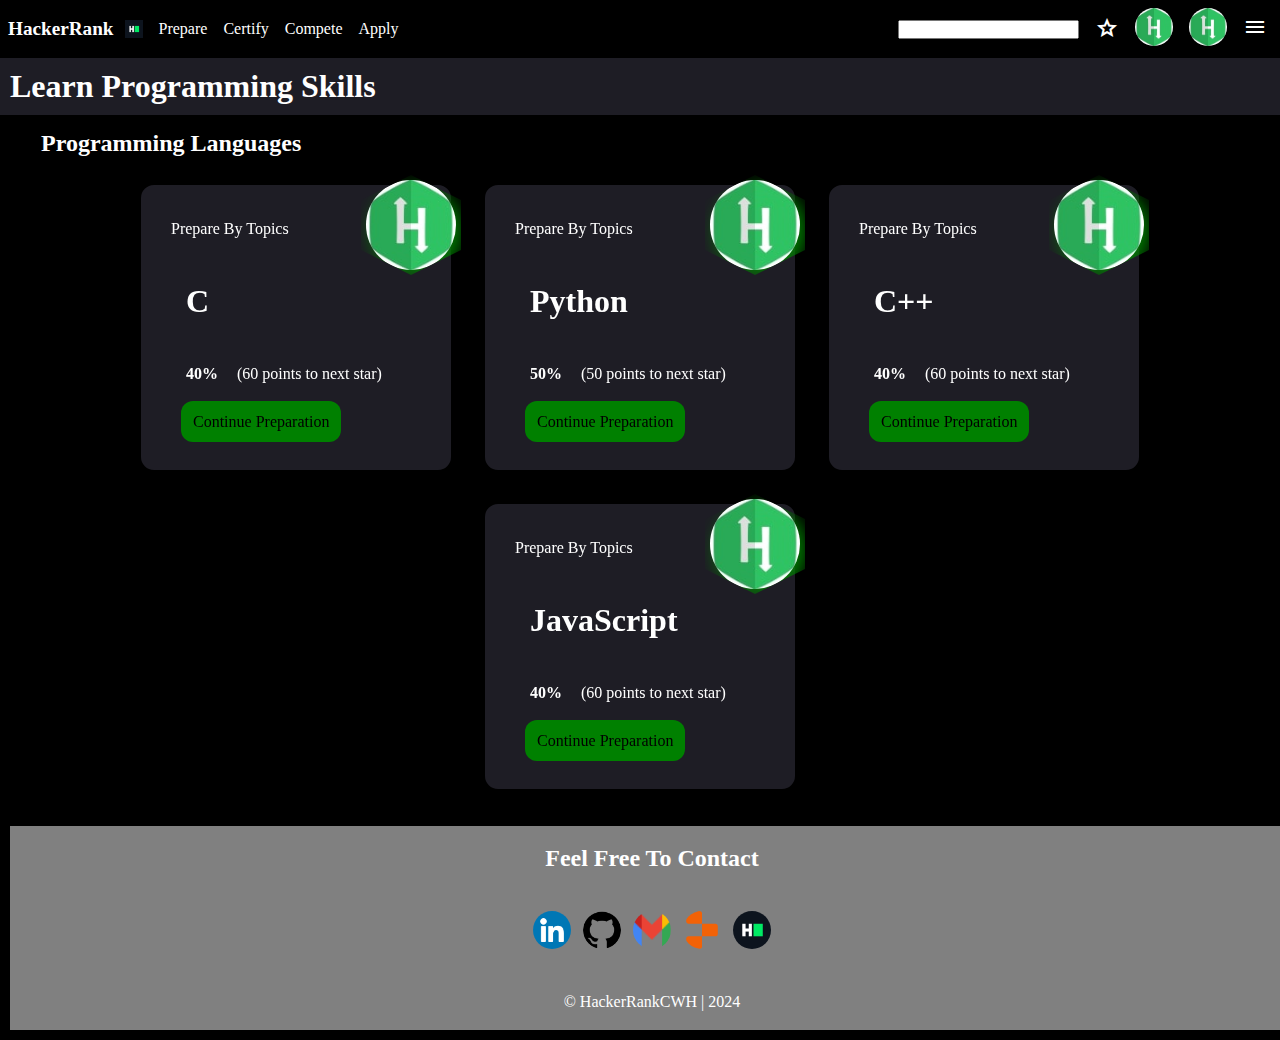
<file: index.html>
<!DOCTYPE html>
<html lang="en">

<head>
  <!-- Meta tags for character encoding and responsiveness -->
  <meta charset="UTF-8">
  <meta name="viewport" content="width=device-width, initial-scale=1.0">
  <!-- Page title -->
  <title>HackerRank Clone</title>
  <!-- Link to external stylesheet -->
  <link rel="stylesheet" href="style.css" type="text/css">
  <!--Link to google font Icons-->
  <link rel="stylesheet" href="https://fonts.googleapis.com/css2?family=Material+Symbols+Outlined:opsz,wght,FILL,GRAD@24,400,0,0&icon_names=menu" />
  <link href="https://fonts.googleapis.com/css2?family=Material+Symbols+Outlined" rel="stylesheet">

</head>

<body>
  <div id="mainweb">
    <!-- Header Section -->
    <div class="header">
      <!-- Exapandable Right menu section with close button -->
      <div class="rightMenu" id="rightMenu">
        <div class="rightMenuHeader">
          <h2>Menu</h2>
          <img id ="imglogo" src="ZHackerankImage/HackerRank_Icon-1000px(1).png">
          <button id="close" style="display:none">X</button>
        </div>
        <ul>
          <li><a href="HTMLFiles/contact.html" target="">Profile</a></li>
          <li><a href="HTMLFiles/contact.html">Settings</a></li>
          <li><a href="HTMLFiles/contact.html">Help</a></li>
          <li><a href="HTMLFiles/contact.html">Log Out</a></li>
          <li><a href="HTMLFiles/contact.html"><b>Contact</b></a></li>
          <li><a href="HTMLFiles/HackingTerm.html">Hacking Terminal</a></li>
        </ul>
      </div>

      <!-- Navigation bar -->
      <nav class="nav">
        <ul class="navleft">
          <!-- Left side of the nav bar -->
          <li id="HRlogo"><b>HackerRank</b></li>
          <li><img id ="imglogo" src="ZHackerankImage/HackerRank_Icon-1000px(1).png" width="15px" height="15px"></li><!-- Logo -->
          <li><a href="HTMLFiles/contact.html">Prepare</a></li>
          <li><a href="HTMLFiles/contact.html">Certify</a></li>
          <li><a href="HTMLFiles/contact.html">Compete</a></li>
          <li><a href="HTMLFiles/contact.html">Apply</a></li>

        </ul>

        <ul class="navright">
          <!-- Right side of the nav bar -->
          <li><input type="search" id="search" name="search" class="search" placeholder=""></li> <!-- Search bar -->
          <li>
            <span class="material-symbols-outlined">
            grade
            </span>

          </li> <!-- Message icon -->
          <li><img class="img" src="wallpaperflare.com_wallpaper.jpg" alt="Notify"></li> <!-- Notification icon -->
          <li>
            <img class="img" src="wallpaperflare.com_wallpaper.jpg" alt="Dot">
          </li>
          <li>
            <span id="menuDesk" class="material-symbols-outlined">menu</span>

          </li> <!-- Dot icon -->
        </ul>
      </nav>

      <!-- Mobile version of menu -->
      <span>
        <ul id="menu2">
          <li id="HRlogo">
            <b>HackerRank</b></li> <!-- Logo in mobile -->
          <li><img id ="imglogo" src="ZHackerankImage/HackerRank_Icon-1000px(1).png" width="15px" height="15px"></li>
          <li><input type="text" id="search2" name="search"  class="search" placeholder="Search"></li> <!-- Mobile search bar -->
          <li class="menumob"><img class="img menumob"  src="wallpaperflare.com_wallpaper.jpg" alt="Dot"></li>
          <li id="menumob" class="menumob">
            <span class="material-symbols-outlined">
            arrow_drop_down
            </span>

          </li> <!-- Dot icon for mobile -->
        </ul>
      </span>
    </div>

    <!-- Main content section -->
    <div class="mainContent" >
      <div class="main">
        <main>
          <h1>Learn Programming Skills</h1> <!-- Headline -->
        </main>
      </div>

      <div class="heading">
        <h2>Programming Languages</h2> <!-- Subheading -->
      </div>

      <!-- Boxes section displaying progress and preparation topics -->
      <div class="boxSection">
        <!-- Repeated box for different topics (Can be dynamically generated later) -->
        <div class="box C">
          <div>Prepare By Topics<span><img class="img" src="wallpaperflare.com_wallpaper.jpg" alt="C"></span></div>
          <div><h1>C</h1></div>
          <div><b>40%</b> (60 points to next star)</div> <!-- Progress information -->

          <div><a href="HTMLFiles/CPrep.html" target="">Continue Preparation</a></div> <!-- Link to preparation content using href -->
        </div>

        <!-- Repeat the above box as needed for different topics -->
        <div class="box C">
          <div>Prepare By Topics<span><img class="img" src="wallpaperflare.com_wallpaper.jpg" alt="Python"></span></div>
          <div><h1>Python</h1></div>
          <div><b>50%</b> (50 points to next star)</div>
          <div class="pybox"><a id="pybox" href= "HTMLFiles/PyPrep.html" target="">Continue Preparation</a></div>
          <!--Continue prep page using js by id-->
        </div>

        <div class="box C">
          <div>Prepare By Topics<span><img class="img" src="wallpaperflare.com_wallpaper.jpg" alt="C"></span></div>
          <div><h1>C++</h1></div>
                <div><b>40%</b> (60 points to next star)</div>
                <div><a href="HTMLFiles/Practise.html" target="_blank">Continue Preparation</a></div>
              </div>

              <div class="box C">
                <div>Prepare By Topics<span><img class="img" src="wallpaperflare.com_wallpaper.jpg" alt="C"></span></div>
                <div><h1>JavaScript</h1></div>
                <div><b>40%</b> (60 points to next star)</div>
                <div><a href="HTMLFiles/Practise.html" target="_blank">Continue Preparation</a></div>
              </div>
            </div>
          </div>
    <div id="">


    </div>

          <!-- External JavaScript file -->
          <script src="script.js"></script>

          <!-- Footer section -->
          <footer>
            <div class="contactfoot"><h2>Feel Free To Contact</h2>
            </div>

            <div id="footBox">

              <a href="https://www.linkedin.com/in/vasu-raghuvanshi?utm_source=share&utm_campaign=share_via&utm_content=profile&utm_medium=android_app" target="_blank"><img class="img" src="ZHackerankImage/3536505.png" alt="Linkdin" height="40px" width="35px"></a>
              <a href="https://github.com/Vasu-Raghuvanshi" target="_blank"><img class="img" src="ZHackerankImage/2111432.png" alt="Github" height="40px" width="35px"></a>
              <a href="mailto:vasuraghuvanshi001@gmail.com"><img class="img" src="ZHackerankImage/Gmail_Logo_32px.png" alt="Gmail" height="40px" width="35px"></a>

              <a href="https://replit.com/@vasu-raghuvanshi" target="_blank"><img class="img" src="ZHackerankImage/replit-icon-seeklogo.svg" alt="Replit" height="40px" width="35px"></a>
              <a href="https://www.hackerrank.com/profile/vasu_raghuvanshi" target="_blank"><img class="img" src="ZHackerankImage/HackerRank_Icon-1000px(1).png" alt="HackerRank" height="40px" width="35px"></a>
            </div>
            <div class="contactfoot">
              &copy; HackerRankCWH | 2024

            </div>
          </footer>


</body>

</html>
</file>
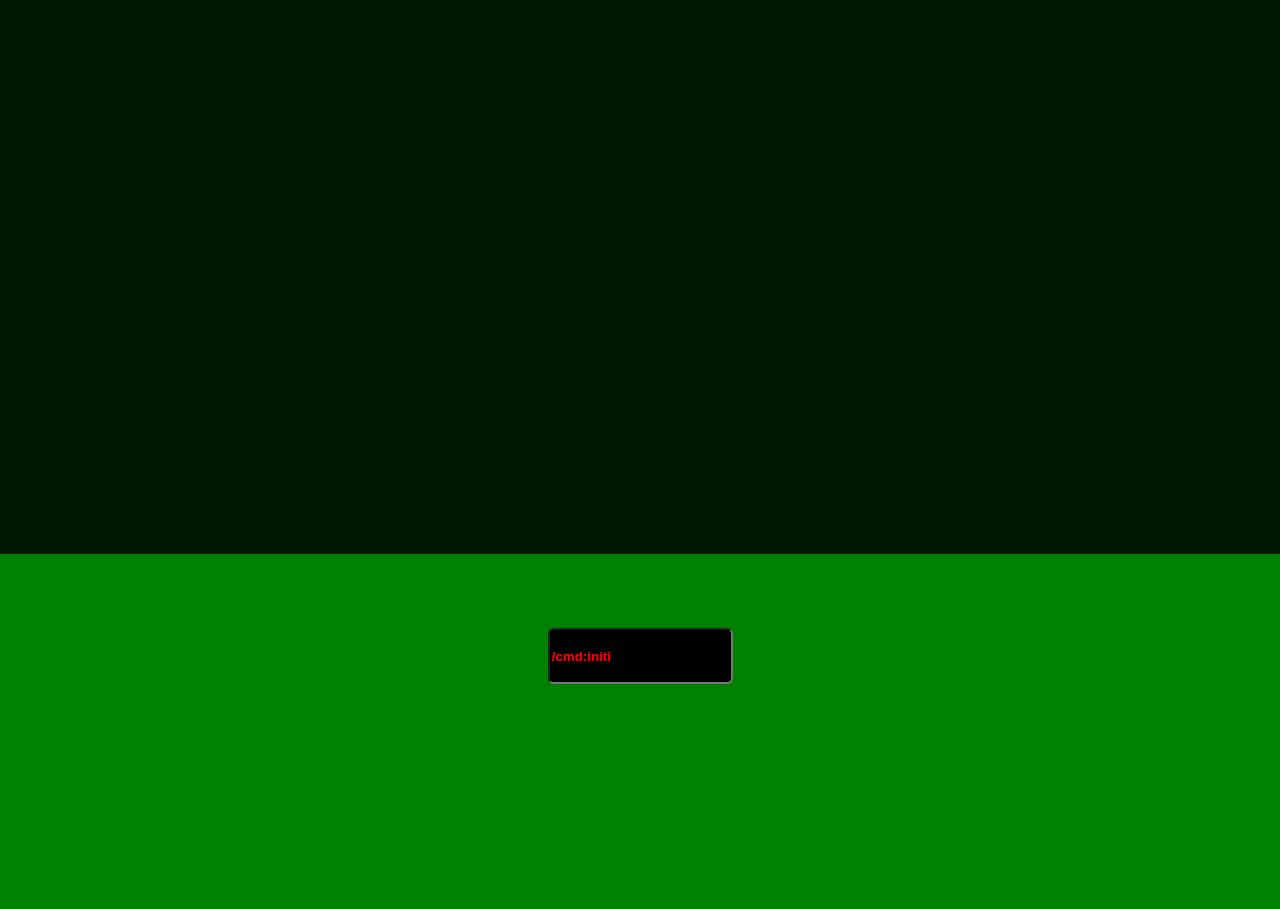
<file: hackingTerm.html>
<!--Exercise Hacking Terminal:)77-->

<!DOCTYPE html>
<html lang="en">
<head>
  <meta charset="utf-8">
  <meta name="viewport" content="width=device-width, initial-scale=1.0">
  <title>Hacking Terminal</title>
  <style>
    body{
      background-color:green;
      /*position:relative;*/
    }
    .window{
      border:3px solid black;
      background-color:black;  
      opacity:0.8;
      position:absolute;
      top:0px;
      left:0px;
      bottom:40vh;
      width:100vw;
      height:60vh;
      overflow:scroll;
      padding:4px;
    }

    .shadow{

      /*background-color:yellow;
      opacity:0.2;*/
      position:absolute;
      top:60vh;
      left:0px;
      /*bottom:0px;*/
      width:100vw;
      height:41vh;
      display:flex;
      justify-content:center;
      align-items:center;
    }
    #cmd{
      background-color:black;
      border-radius:6px;

      height:50px;
      position:absolute;
      bottom:25vh;
    }
    #cmd::placeholder{

      color:red;
      font-weight:bold;
    }
    @keyframes blink {
      0% { opacity: 0.7; }
      50% { opacity: 0.3; }
      100% { opacity: 0.7; }
    }

    .blink {
      animation: blink 1s infinite;
    }

    @keyframes dotblink1{
      0%{opacity:0;}
      40%{opacity:1;}
      90%{opacity:1;}
      100%{opacity:0;}

    }
    .dot{
      animation: dotblink1 1s 10;
    }

    .hacked{
      height:100vh;
      background-color:black;
      display:flex;
      justify-content:center;
      align-items:center;
      color:Red;
      font-size:29px;
    }

    #hacked{
      animation:dotblink1 1s 10;
    }





  </style>

</head>
<body>

  <div class="window">

  </div>
  <div class="shadow">
    <input type="text" id="cmd" name="cmd" placeholder="" >
  </div>



  <script>
    document.addEventListener("DOMContentLoaded",()=>{

    //Placeholder cmd
      //document.getElementById("cmd").placeholder="/cmd:initialise"


      //by gpt
      const input = document.getElementById("cmd");
      const placeholderText = "/cmd:initialise";

      let index = 0;

      const typePlaceholder = () => {
        if (index < placeholderText.length) {
          input.placeholder += placeholderText[index];
          index++;
          setTimeout(typePlaceholder, 75); // Adjust the delay here (in milliseconds)

        }
        else{
        document.getElementsByClassName("window")[0].classList.add("blink");

        }
      };

      //Printing Lines


      const object = {
        0: "<div>Initialising<span class='dot'>...</span></div>",
        1: "<div>Hacking System<span class='dot'>...</span></div>",
        2: "<div>Getting Files<span class='dot'>...</span></div>",
        3: "<div>Reading Passwords<span class='dot'>...</span></div>",
        4: "<div>Hacking Accounts<span class='dot'>...</span></div>",
        5: "<div>Gaining Control<span class='dot'>...</span></div>",
        6: "<div><span class='dot'>...</span></div>"
      };

      let i=0;
      function insertLines(){
        if(i<7){
          let ran=(Math.random())*2000;
          setTimeout(()=>{
              document.getElementsByClassName("window")[0].innerHTML += object[i];
            i++;
            insertLines();
          },ran)

        }
        else{

          alert("System Hacked Successfully\n")

          //Removing aniamtiobs at end
            const dots = document.querySelectorAll(".dot");
              dots.forEach(dot => {
              dot.classList.remove("dot");
            });

            const blinks = document.querySelectorAll(".blink");
              blinks.forEach(blinks => {
              blinks.classList.remove("blink");

                //Blank screen
                // Inside the insertLines function, after setting the new innerHTML:
                document.body.innerHTML = "<div id='hacked'> HaHaHa!!! You Are Hacked!!!</div>";

                // Use setTimeout to delay the alert
                setTimeout(() => {
                    const alertScript = document.createElement("script");
                    alertScript.textContent = 'alert("Just A Joke :)");';
                    document.body.appendChild(alertScript);
                }, 1000); // Delay of 3000 milliseconds (3 seconds)

                // Add the class for styling
                document.body.classList.add("hacked");

            });
        }


      }

      //iife async fx 
      (async function main(){
        await typePlaceholder();
        await insertLines();
      })()



    },{once:true});

  </script>


</body>
</html>



<!--
//Partially worked code (left to learn)
/*document.addEventListener("touchstart",()=>{
      alert("Hacking Initialised ")



      document.getElementById("cmd").placeholder="/cmd:initialise"
      let count=0;
      let maxcount=10;
      let ran=10000
      const intervalId = setInterval(()=>{
        let ran = (Math.random())*100000;
        if(count<=maxcount){
          document.getElementsByClassName("window")[0].innerHTML+="<div>Hacking...</div>"
          count++;

        }
        else{
          clearInterval(intervalId)
        }

      },ran)

    },{once:true});
    */
    /*
    let btn = document.getElementById("cmd")
    btn.addEventListener("click",()=>{
      document.getElementById("cmd").placeholder="/cmd:initialise"
    })*/

    //setInterval runs after fix time and the the time cannot be random so setTimeout function is used with loop structure suggested by gpt

//•••••••••\\\\
/*
    document.addEventListener("touchstart",()=>{
      alert("Hacking Initialised...")

      document.getElementById("cmd").placeholder="/cmd:initialise"
      const object = {
        0:"<div>...</div>",
        1:"<div>Hacking...</div>",
        2:"<div>Getting Files...</div>"
      }

      for(let i=0;i<=2;i++){
        let ran=(Math.random())*7000;
        setTimeout(()=>{
          console.log(i)
          console.log(object[i])
          document.getElementsByClassName("window")[0].innerHTML += object[i]
        },ran)
      }


    },{once:true});
*/
    //Works well but due to asynchronous nature of js when setTimeout executes the loop doesn't wait for it to execute and i increase and hence value of i cannot be fixed.

-->
</file>
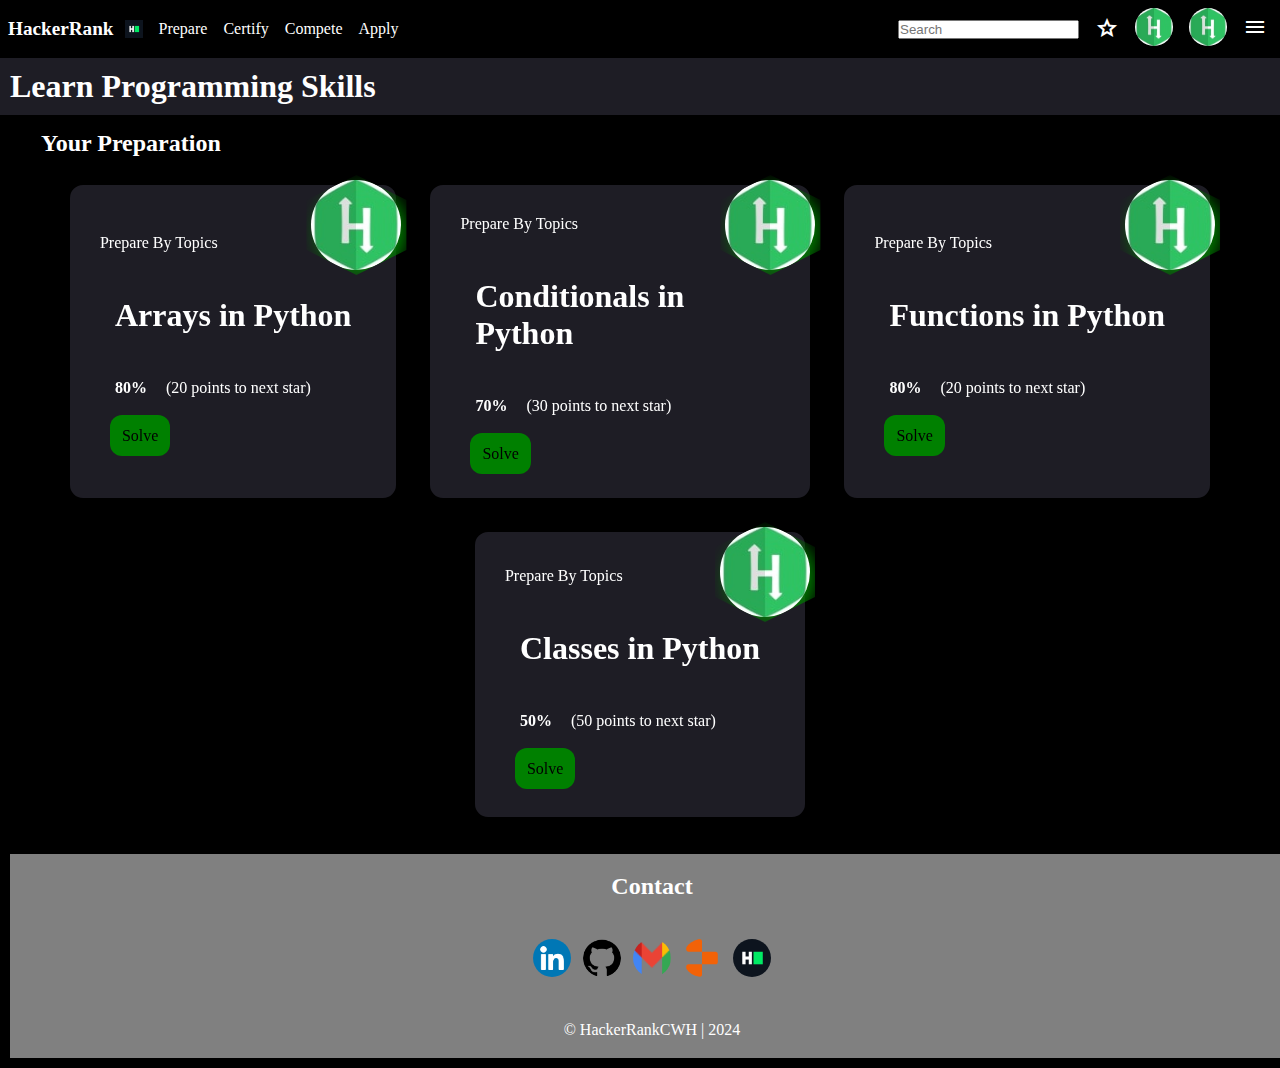
<file: PyPrep.html>
<!DOCTYPE html>
<html lang="en">

<head>
  <!-- Meta tags for character encoding and responsiveness -->
  <meta charset="UTF-8">
  <meta name="viewport" content="width=device-width, initial-scale=1.0">
  <!-- Page title -->
  <title>HackerRank/Python</title>
  <!-- Link to external stylesheet -->
  <link rel="stylesheet" href="style.css" type="text/css">
  <!--Link to google font Icons-->
  <link rel="stylesheet" href="https://fonts.googleapis.com/css2?family=Material+Symbols+Outlined:opsz,wght,FILL,GRAD@24,400,0,0&icon_names=menu" />
  <link href="https://fonts.googleapis.com/css2?family=Material+Symbols+Outlined" rel="stylesheet">

</head>

<body>
  <div id="mainweb">
    <!-- Header Section -->
    <div class="header">
      <!-- Exapandable Right menu section with close button -->
      <div class="rightMenu" id="rightMenu">
        <div class="rightMenuHeader">
          <h2>Menu</h2>
          <img id ="imglogo" src="ZHackerankImage/HackerRank_Icon-1000px(1).png">
          <button id="close" style="display:none">X</button>
        </div>
        <ul>
          <li><a href="contact.html" target="">Profile</a></li>
          <li><a href="contact.html">Settings</a></li>
          <li><a href="contact.html">Help</a></li>
          <li><a href="contact.html">Log Out</a></li>
          <li><a href="contact.html"><b>Contact</b></a></li>
          <li><a href="hackingTerm.html">Hacking Terminal</a></li>
        </ul>
      </div>

      <!-- Navigation bar -->
      <nav class="nav">
        <ul class="navleft">
          <!-- Left side of the nav bar -->
          <li id="HRlogo"><b>HackerRank</b></li>
          <li><img id ="imglogo" src="ZHackerankImage/HackerRank_Icon-1000px(1).png" width="15px" height="15px"></li><!-- Logo -->
          <li><a href="contact.html">Prepare</a></li>
          <li><a href="contact.html">Certify</a></li>
          <li><a href="contact.html">Compete</a></li>
          <li><a href="contact.html">Apply</a></li>

        </ul>

        <ul class="navright">
          <!-- Right side of the nav bar -->
          <li><input type="search" id="search" name="search" placeholder="Search"></li> <!-- Search bar -->
          <li>
            <span class="material-symbols-outlined">
            grade
            </span>

          </li> <!-- Message icon -->
          <li><img class="img" src="wallpaperflare.com_wallpaper.jpg" alt="Notify"></li> <!-- Notification icon -->
          <li>
            <img class="img" src="wallpaperflare.com_wallpaper.jpg" alt="Dot">
          </li>
          <li>
            <span id="menuDesk" class="material-symbols-outlined">menu</span>

          </li> <!-- Dot icon -->
        </ul>
      </nav>

      <!-- Mobile version of menu -->
      <span>
        <ul id="menu2">
          <li id="HRlogo">
            <b>HackerRank</b></li> <!-- Logo in mobile -->
          <li><img id ="imglogo" src="ZHackerankImage/HackerRank_Icon-1000px(1).png" width="15px" height="15px"></li>
          <li><input type="text" id="search2" name="search" placeholder="Search"></li> <!-- Mobile search bar -->
          <li class="menumob"><img class="img menumob"  src="wallpaperflare.com_wallpaper.jpg" alt="Dot"></li>
          <li id="menumob" class="menumob">
            <span class="material-symbols-outlined">
            arrow_drop_down
            </span>

          </li> <!-- Dot icon for mobile -->
        </ul>
      </span>
    </div>

    <!-- Main content section -->
    <div class="mainContent" >
      <div class="main">
        <main>
          <h1>Learn Programming Skills</h1> <!-- Headline -->
        </main>
      </div>

      <div class="heading">
        <h2>Your Preparation</h2> <!-- Subheading -->
      </div>
      <!-- Boxes section displaying C topics and preparation progress -->
      <div class="boxSection">
        <!-- Topic 1: Loops in C -->
        <div class="box C">
          <div>Prepare By Topics<span><img class="img" src="wallpaperflare.com_wallpaper.jpg" alt="Arrays"></span></div>
          <div><h1>Arrays in Python</h1></div>
          <div><b>80%</b> (20 points to next star)</div> <!-- Progress information -->
          <div><a href="RandomJokesGen.html" target="_blank">Solve</a></div> <!-- Link to preparation content -->

        </div>

        <!-- Topic 2: Pointers in C -->
        <div class="box C">
          <div>Prepare By Topics<span><img class="img" src="wallpaperflare.com_wallpaper.jpg" alt="Conditionals"></span></div>
          <div><h1>Conditionals in Python</h1></div>
          <div><b>70%</b> (30 points to next star)</div> <!-- Progress information -->
          <div><a href="RandomJokesGen.html" target="_blank">Solve</a></div> <!-- Link to preparation content -->

        </div>

        <!-- Topic 3: Functions in C -->
        <div class="box C">
          <div>Prepare By Topics<span><img class="img" src="wallpaperflare.com_wallpaper.jpg" alt="Functions"></span></div>
          <div><h1>Functions in Python</h1></div>
          <div><b>80%</b> (20 points to next star)</div> <!-- Progress information -->
          <div><a href="RandomJokesGen.html" target="_blank">Solve</a></div> <!-- Link to preparation content -->

        </div>

        <!-- Topic 4: Arrays in C -->
        <div class="box C">
          <div>Prepare By Topics<span><img class="img" src="wallpaperflare.com_wallpaper.jpg" alt="Classes"></span></div>
          <div><h1>Classes in Python</h1></div>
          <div><b>50%</b> (50 points to next star)</div> <!-- Progress information -->
          <div><a href="RandomJokesGen.html" target="_blank">Solve</a></div> <!-- Link to preparation content -->

        </div>
      </div>
      </div>

          <!-- External JavaScript file -->
          <script src="script.js"></script>

          <!-- Footer section -->
          <footer>
            <div class="contactfoot"><h2>Contact</h2>
            </div>

            <div id="footBox">

              <a href="https://www.linkedin.com/in/vasu-raghuvanshi?utm_source=share&utm_campaign=share_via&utm_content=profile&utm_medium=android_app" target="_blank"><img class="img" src="ZHackerankImage/3536505.png" alt="Linkdin" height="40px" width="35px"></a>
              <a href="https://github.com/Vasu-Raghuvanshi" target="_blank"><img class="img" src="ZHackerankImage/2111432.png" alt="Github" height="40px" width="35px"></a>
              <a href="mailto:vasuraghuvanshi001@gmail.com"><img class="img" src="ZHackerankImage/Gmail_Logo_32px.png" alt="Gmail" height="40px" width="35px"></a>

              <a href="https://replit.com/@vasu-raghuvanshi" target="_blank"><img class="img" src="ZHackerankImage/replit-icon-seeklogo.svg" alt="Replit" height="40px" width="35px"></a>
              <a href="https://www.hackerrank.com/profile/vasu_raghuvanshi" target="_blank"><img class="img" src="ZHackerankImage/HackerRank_Icon-1000px(1).png" alt="HackerRank" height="40px" width="35px"></a>
            </div>
            <div class="contactfoot">
              &copy; HackerRankCWH | 2024

            </div>
          </footer>


</body>

</html>
</file>
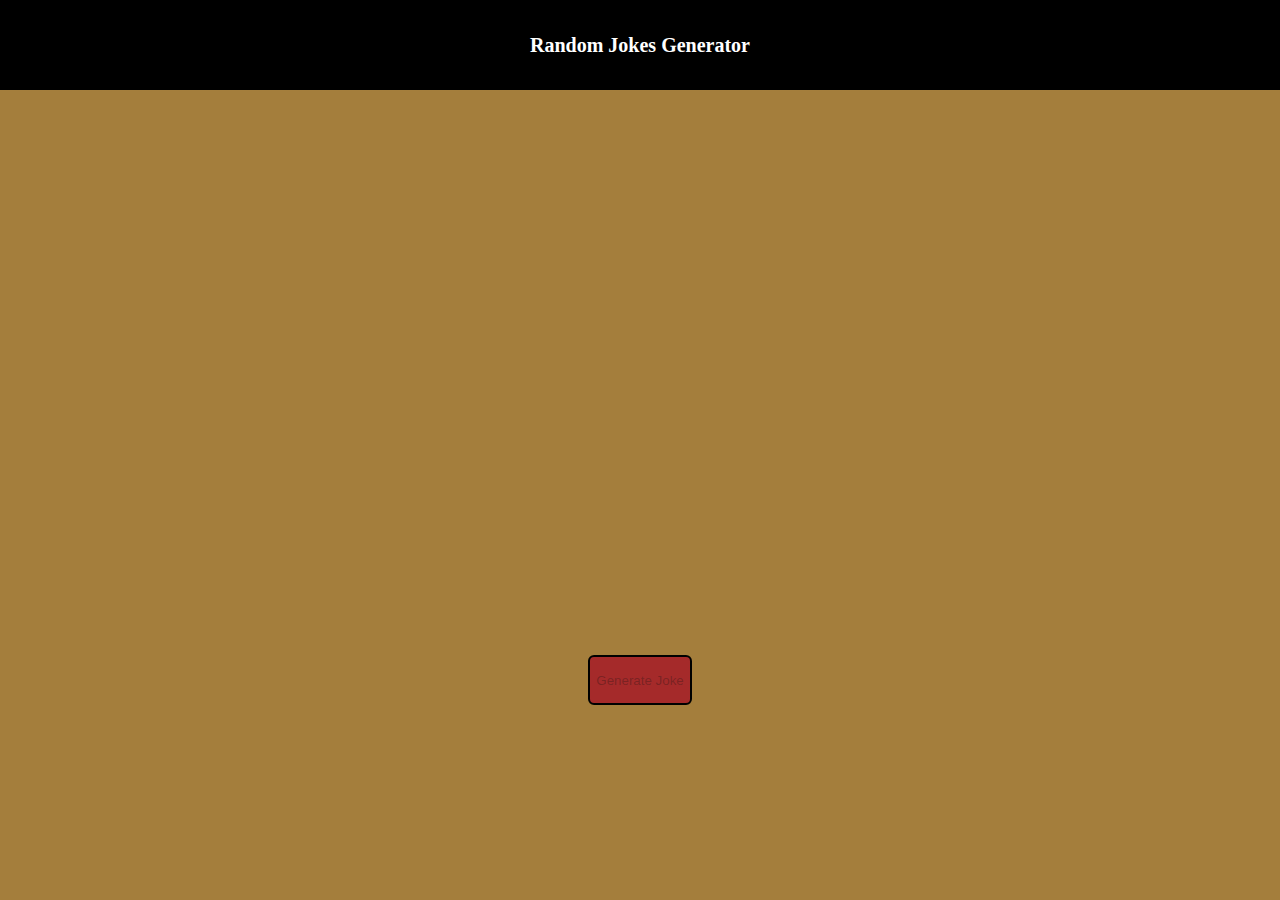
<file: RandomJokesGen.html>
<!--Random Jokes Exercise-->

<!DOCTYPE html>
<html lang="en">
<head>
  <meta charset="UTF-8">
  <meta name="viewport" content="width=device-width, initial-scale=1.0">
  <title>HackerRank-Random Jokes Generator</title>
  <style>
    /*CSS*/
    :root {
        --bg-color: #a47e3c; /* Default light mode background color */
        --text-color: black; /* Default light mode text color */
    }

    @media (prefers-color-scheme: dark) {
        :root {
            --bg-color: #a47e3c; /* Dark mode background color */
            --text-color: white; /* Dark mode text color */
        }
    }

    /* Apply the variables to your page */
    body {
        margin:0px;
        background-color: var(--bg-color);
        color: var(--text-color);
    }

    /* Animation for the joke */
    #joke {

      transition: transform 0.2s ease-in-out; /* Smooth transition */
    }

    #joke, #heading {
      position: relative; 
      top:0px;
      left:0px;
      height:60vh;
      width:100vw;
      font-size:20px;
      font-weight:bold;
      text-align:center;
      display:flex;
      justify-content:center;
      align-items:center;
      background-color: var(--bg-color);
    }

    #heading {
      height:10vh;
      background-color:black;
      color:white;
    }

    #btndiv {
      width:100vw;
      height:50px;
      position:relative;
      top:25px;
      display:flex;
      justify-content:center;
    }

    #btn {
      background-color:brown;
      border:2px solid black;
      border-radius:6px;
      cursor: not-allowed; /* Indicate the button is disabled */
    }

    #btn.enabled {
      cursor: pointer; /* Change cursor when enabled */
    }

    #btn:hover {
      background-color:darkred;
      outline:2px solid yellow;
    }

  </style>
</head>
<body>

  <div id="heading">
    Random Jokes Generator
  </div>
  <div id="joke">

  </div>
  <div id="btndiv">
    <button id="btn" disabled>Generate Joke</button> <!-- Initially disabled -->
  </div>

  <script>
    let jokelist = [];

    // Function to fetch joke and add to list
    async function getJokes() {      
      const response = await fetch("https://v2.jokeapi.dev/joke/Any"); // Fetch a random joke
      const joke = await response.json();

      // Check if the joke is a single joke or a two-part joke
      if (joke.type === "single") {
        jokelist.push({ joke: joke.joke }); // Push single joke
      } else {
        jokelist.push({ joke: `${joke.setup} ... ${joke.delivery}` }); // Push two-part joke
      }
    }

    // Function to generate random joke
    function printJokes(jokes) {
      let btn = document.getElementById("btn");
      btn.addEventListener("touchstart", () => {
        displayJoke(jokes);
      });

      btn.addEventListener("click", () => {
        displayJoke(jokes);
      });
    }

    // Function to display joke and reset animation
    function displayJoke(jokes) {
      let r = Math.floor((Math.random()) * jokes.length);
      let jokeDiv = document.getElementById("joke");
      jokeDiv.innerHTML = jokes[r].joke;

      // Reset animation
      jokeDiv.style.transform = 'scaleX(0)'; // Immediately hide joke
      setTimeout(() => {
        jokeDiv.style.transform = 'scaleX(1)'; // Show it after a slight delay
      }, 300); // Slight delay to trigger the animation again
    }

    // IIFE function 
    (async function main() {
      await getJokes();
      printJokes(jokelist);

      // Enable the button after the first joke is loaded
      document.getElementById("btn").disabled = false; // Enable the button
      document.getElementById("btn").classList.add("enabled"); // Add enabled class for cursor change

      let i = 0;
      while(i < 9) { // Fetch additional jokes
        i++;
        await getJokes();
      }     
    })()

  </script>

</body>
</html>
</file>
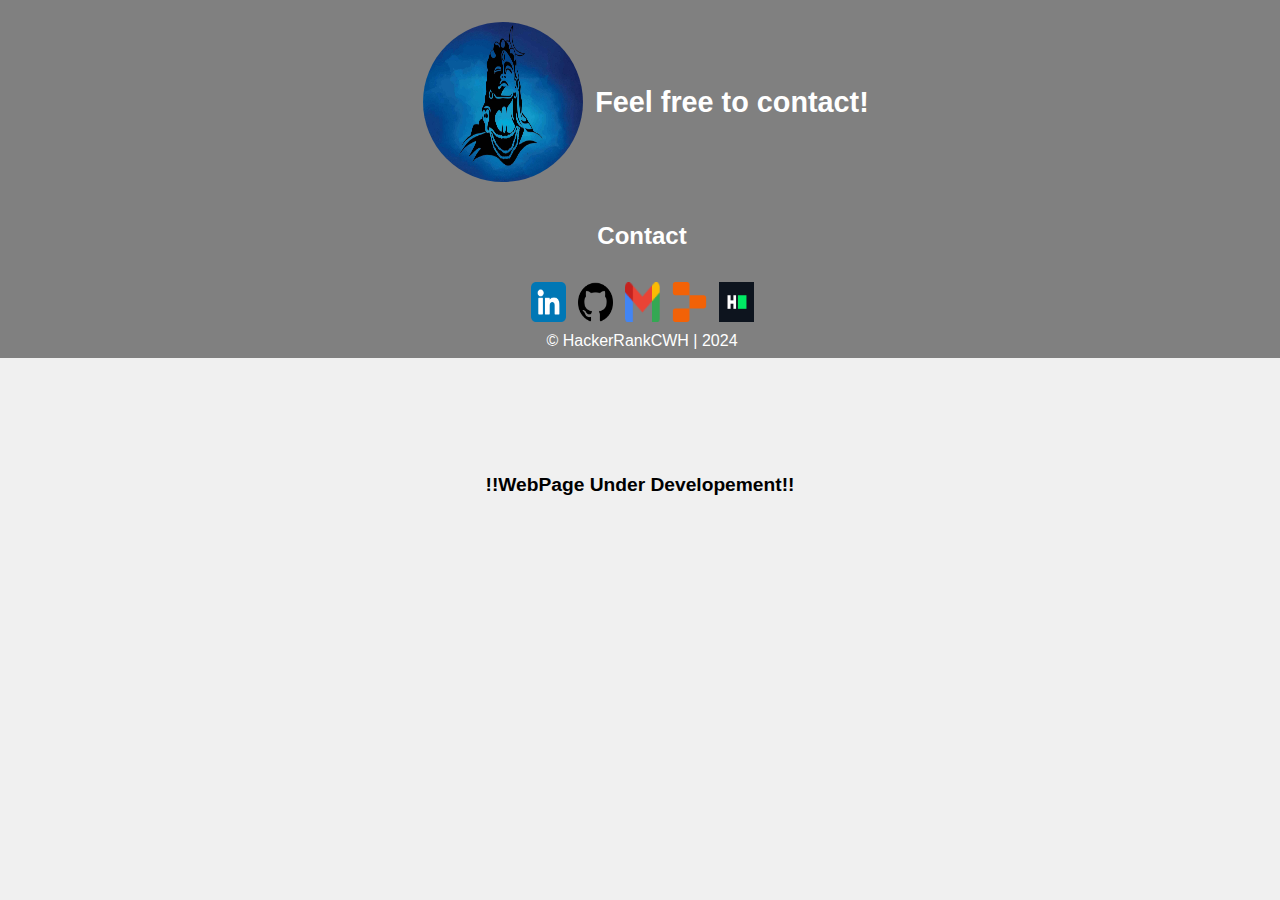
<file: HTMLFiles/contact.html>
<!DOCTYPE html>
<html lang="en">
<head>
    <meta charset="UTF-8">
    <meta name="viewport" content="width=device-width, initial-scale=1.0">
    <title>Contact Page</title>
    <style>
        body {
            font-family: Arial, sans-serif;
            margin: 0;
            padding: 0;

            background-color: #f0f0f0;
        }


        #contactimg{
            height:160px;
            width:160px;

        }

        /* Footer Styling */
        .contactContainer{
          position:relative;
          bottom:0px;
          border:2px solid transparent;
          background-color:gray;
          width:100vw;
          min-height:200px;
          display:flex;
          justify-content:center;
          align-items:center;
          flex-wrap:wrap;
          color: white; /* White text color */
          margin-bottom: 10px;
        }
        #contactimg{
            margin:20px 10px;
            border-radius:50%;
        }
        #contactText{
            font-size:1.8rem;
            margin:2px;
        }

        #footBox{
          display:flex;
          justify-content:center;
          align-items:center;
          flex-wrap:wrap;
        }
        #footBox a{
          margin:6px;
          text-decoration:none;
        }

        #contactfoot{
          margin-bottom:6px;
          display:block;
          width:100%;
          text-align:center;
        }
        #webTextStatus{
            display:flex;
            justify-content:center;
            align-items:center;
            flex-wrap:wrap;
            margin:100px auto;
        }
        #webText{
            font-size:1.2rem;

        }


    </style>
</head>
<body>

    <div class="contactContainer">
        <img id="contactimg" src="wallpaperflare.com_wallpaper.jpg" alt="HackerRank">
        <h1 id="contactText">Feel free to contact!</h1>      
        <div id="contactfoot"><h2>Contact</h2>
        </div>

        <div id="footBox">

          <a href="https://www.linkedin.com/in/vasu-raghuvanshi?utm_source=share&utm_campaign=share_via&utm_content=profile&utm_medium=android_app" target="_blank"><img class="img" src="../ZHackerankImage/3536505.png" alt="Linkdin" height="40px" width="35px"></a>
          <a href="https://github.com/Vasu-Raghuvanshi" target="_blank"><img class="img" src="../ZHackerankImage/2111432.png" alt="Github" height="40px" width="35px"></a>
        <a href="mailto:vasuraghuvanshi001@gmail.com"><img class="img" src="../ZHackerankImage/Gmail_Logo_32px.png" alt="Gmail" height="40px" width="35px"></a>
          <a href="https://replit.com/@vasu-raghuvanshi" target="_blank"><img class="img" src="../ZHackerankImage/replit-icon-seeklogo.svg" alt="Replit" height="40px" width="35px"></a>
          <a href="https://www.hackerrank.com/profile/vasu_raghuvanshi" target="_blank"><img class="img" src="../ZHackerankImage/HackerRank_Icon-1000px(1).png" alt="HackerRank" height="40px" width="35px"></a>
        </div>
        <div id="contactfoot">
          &copy; HackerRankCWH | 2024

        </div>


    </div>
    <div id="webTextStatus">
        <h2 id="webText">!!WebPage Under Developement!!</h2>
    </div>


</body>
</html>
</file>
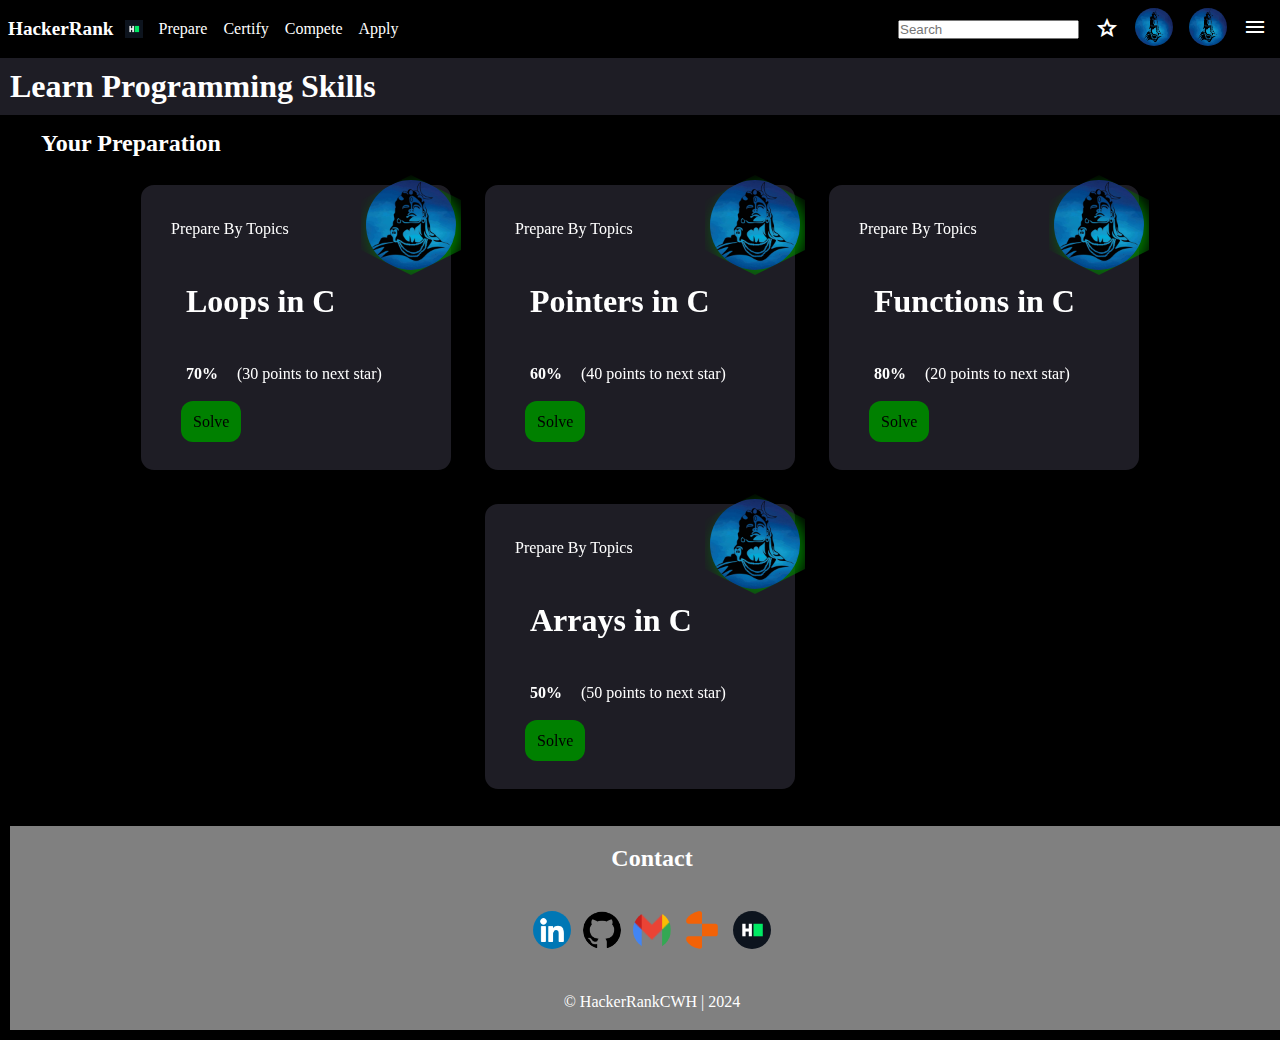
<file: HTMLFiles/CPrep.html>
<!DOCTYPE html>
<html lang="en">

<head>
  <!-- Meta tags for character encoding and responsiveness -->
  <meta charset="UTF-8">
  <meta name="viewport" content="width=device-width, initial-scale=1.0">
  <!-- Page title -->
  <title>HackerRank/C</title>
  <!-- Link to external stylesheet -->
  <link rel="stylesheet" href="../style.css" type="text/css">
  <!--Link to google font Icons-->
  <link rel="stylesheet" href="https://fonts.googleapis.com/css2?family=Material+Symbols+Outlined:opsz,wght,FILL,GRAD@24,400,0,0&icon_names=menu" />
  <link href="https://fonts.googleapis.com/css2?family=Material+Symbols+Outlined" rel="stylesheet">

</head>

<body>
  <div id="mainweb">
    <!-- Header Section -->
    <div class="header">
      <!-- Exapandable Right menu section with close button -->
      <div class="rightMenu" id="rightMenu">
        <div class="rightMenuHeader">
          <h2>Menu</h2>
          <img id ="imglogo" src="../ZHackerankImage/HackerRank_Icon-1000px(1).png">
          <button id="close" style="display:none">X</button>
        </div>
        <ul>
          <li><a href="contact.html" target="">Profile</a></li>
          <li><a href="contact.html">Settings</a></li>
          <li><a href="contact.html">Help</a></li>
          <li><a href="contact.html">Log Out</a></li>
          <li><a href="contact.html"><b>Contact</b></a></li>
          <li><a href="HackingTerm.html">Hacking Terminal</a></li>
        </ul>
      </div>

      <!-- Navigation bar -->
      <nav class="nav">
        <ul class="navleft">
          <!-- Left side of the nav bar -->
          <li id="HRlogo"><b>HackerRank</b></li>
          <li><img id ="imglogo" src="../ZHackerankImage/HackerRank_Icon-1000px(1).png" width="15px" height="15px"></li><!-- Logo -->
          <li><a href="contact.html">Prepare</a></li>
          <li><a href="contact.html">Certify</a></li>
          <li><a href="contact.html">Compete</a></li>
          <li><a href="contact.html">Apply</a></li>

        </ul>

        <ul class="navright">
          <!-- Right side of the nav bar -->
          <li><input type="search" id="search" name="search" class="search" placeholder="Search"></li> <!-- Search bar -->
          <li>
            <span class="material-symbols-outlined">
            grade
            </span>

          </li> <!-- Message icon -->
          <li><img class="img" src="wallpaperflare.com_wallpaper.jpg" alt="Notify"></li> <!-- Notification icon -->
          <li>
            <img class="img" src="wallpaperflare.com_wallpaper.jpg" alt="Dot">
          </li>
          <li>
            <span id="menuDesk" class="material-symbols-outlined">menu</span>

          </li> <!-- Dot icon -->
        </ul>
      </nav>

      <!-- Mobile version of menu -->
      <span>
        <ul id="menu2">
          <li id="HRlogo">
            <b>HackerRank</b></li> <!-- Logo in mobile -->
          <li><img id ="imglogo" src="../ZHackerankImage/HackerRank_Icon-1000px(1).png" width="15px" height="15px"></li>
          <li><input type="text" id="search2" name="search" class="search" placeholder="Search"></li> <!-- Mobile search bar -->
          <li class="menumob"><img class="img menumob"  src="wallpaperflare.com_wallpaper.jpg" alt="Dot"></li>
          <li id="menumob" class="menumob">
            <span class="material-symbols-outlined">
            arrow_drop_down
            </span>

          </li> <!-- Dot icon for mobile -->
        </ul>
      </span>
    </div>

    <!-- Main content section -->
    <div class="mainContent" >
      <div class="main">
        <main>
          <h1>Learn Programming Skills</h1> <!-- Headline -->
        </main>
      </div>

      <div class="heading">
        <h2>Your Preparation</h2> <!-- Subheading -->
      </div>
      <!-- Boxes section displaying C topics and preparation progress -->
      <div class="boxSection">
        <!-- Topic 1: Loops in C -->
        <div class="box C">
          <div>Prepare By Topics<span><img class="img" src="wallpaperflare.com_wallpaper.jpg" alt="Loops"></span></div>
          <div><h1>Loops in C</h1></div>
          <div><b>70%</b> (30 points to next star)</div> <!-- Progress information -->
          <div><a href="RandomJokesGen.html" target="_blank">Solve</a></div> <!-- Link to preparation content -->

        </div>

        <!-- Topic 2: Pointers in C -->
        <div class="box C">
          <div>Prepare By Topics<span><img class="img" src="wallpaperflare.com_wallpaper.jpg" alt="Pointers"></span></div>
          <div><h1>Pointers in C</h1></div>
          <div><b>60%</b> (40 points to next star)</div> <!-- Progress information -->
          <div><a href="RandomJokesGen.html" target="_blank">Solve</a></div> <!-- Link to preparation content -->

        </div>

        <!-- Topic 3: Functions in C -->
        <div class="box C">
          <div>Prepare By Topics<span><img class="img" src="wallpaperflare.com_wallpaper.jpg" alt="Functions"></span></div>
          <div><h1>Functions in C</h1></div>
          <div><b>80%</b> (20 points to next star)</div> <!-- Progress information -->
          <div><a href="RandomJokesGen.html" target="_blank">Solve</a></div> <!-- Link to preparation content -->

        </div>

        <!-- Topic 4: Arrays in C -->
        <div class="box C">
          <div>Prepare By Topics<span><img class="img" src="wallpaperflare.com_wallpaper.jpg" alt="Arrays"></span></div>
          <div><h1>Arrays in C</h1></div>
          <div><b>50%</b> (50 points to next star)</div> <!-- Progress information -->
          <div><a href="RandomJokesGen.html" target="_blank">Solve</a></div> <!-- Link to preparation content -->

        </div>
      </div>
      </div>

          <!-- External JavaScript file -->
          <script src="../script.js"></script>

          <!-- Footer section -->
          <footer>
            <div class="contactfoot"><h2>Contact</h2>
            </div>

            <div id="footBox">

              <a href="https://www.linkedin.com/in/vasu-raghuvanshi?utm_source=share&utm_campaign=share_via&utm_content=profile&utm_medium=android_app" target="_blank"><img class="img" src="../ZHackerankImage/3536505.png" alt="Linkdin" height="40px" width="35px"></a>
              <a href="https://github.com/Vasu-Raghuvanshi" target="_blank"><img class="img" src="../ZHackerankImage/2111432.png" alt="Github" height="40px" width="35px"></a>
              <a href="mailto:vasuraghuvanshi001@gmail.com"><img class="img" src="../ZHackerankImage/Gmail_Logo_32px.png" alt="Gmail" height="40px" width="35px"></a>

              <a href="https://replit.com/@vasu-raghuvanshi" target="_blank"><img class="img" src="../ZHackerankImage/replit-icon-seeklogo.svg" alt="Replit" height="40px" width="35px"></a>
              <a href="https://www.hackerrank.com/profile/vasu_raghuvanshi" target="_blank"><img class="img" src="../ZHackerankImage/HackerRank_Icon-1000px(1).png" alt="HackerRank" height="40px" width="35px"></a>
            </div>
            <div class="contactfoot">
              &copy; HackerRankCWH | 2024

            </div>
          </footer>


</body>

</html>
</file>
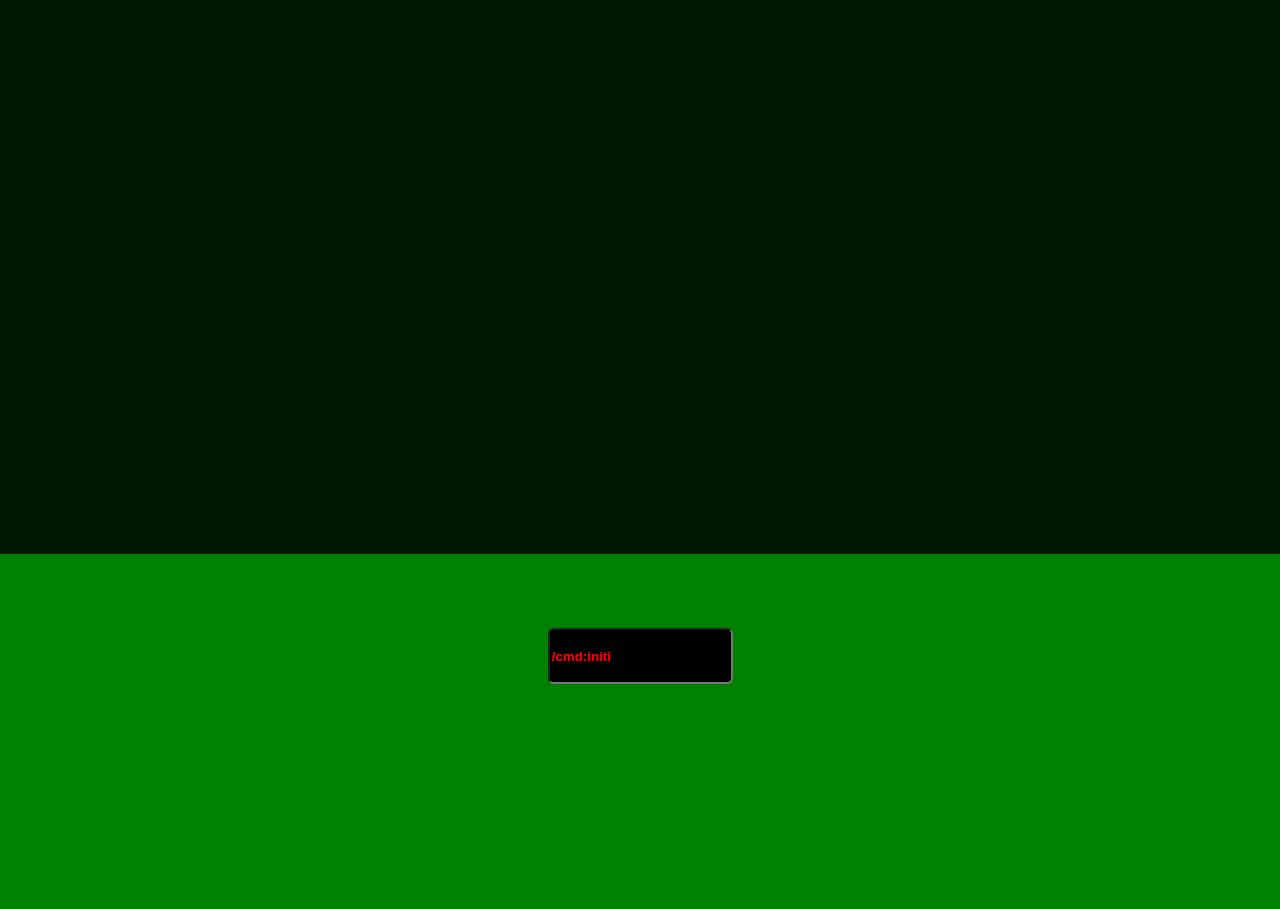
<file: HTMLFiles/HackingTerm.html>
<!--Exercise Hacking Terminal:)77-->

<!DOCTYPE html>
<html lang="en">
<head>
  <meta charset="utf-8">
  <meta name="viewport" content="width=device-width, initial-scale=1.0">
  <title>Hacking Terminal</title>
  <style>
    body{
      background-color:green;
      /*position:relative;*/
    }
    .window{
      border:3px solid black;
      background-color:black;  
      opacity:0.8;
      position:absolute;
      top:0px;
      left:0px;
      bottom:40vh;
      width:100vw;
      height:60vh;
      overflow:scroll;
      padding:4px;
    }

    .shadow{

      /*background-color:yellow;
      opacity:0.2;*/
      position:absolute;
      top:60vh;
      left:0px;
      /*bottom:0px;*/
      width:100vw;
      height:41vh;
      display:flex;
      justify-content:center;
      align-items:center;
    }
    #cmd{
      background-color:black;
      border-radius:6px;

      height:50px;
      position:absolute;
      bottom:25vh;
    }
    #cmd::placeholder{

      color:red;
      font-weight:bold;
    }
    @keyframes blink {
      0% { opacity: 0.7; }
      50% { opacity: 0.3; }
      100% { opacity: 0.7; }
    }

    .blink {
      animation: blink 1s infinite;
    }

    @keyframes dotblink1{
      0%{opacity:0;}
      40%{opacity:1;}
      90%{opacity:1;}
      100%{opacity:0;}

    }
    .dot{
      animation: dotblink1 1s 10;
    }

    .hacked{
      height:100vh;
      background-color:black;
      display:flex;
      justify-content:center;
      align-items:center;
      color:Red;
      font-size:29px;
    }

    #hacked{
      animation:dotblink1 1s 10;
    }





  </style>

</head>
<body>

  <div class="window">

  </div>
  <div class="shadow">
    <input type="text" id="cmd" name="cmd" placeholder="" >
  </div>



  <script>
    document.addEventListener("DOMContentLoaded",()=>{

    //Placeholder cmd
      //document.getElementById("cmd").placeholder="/cmd:initialise"


      //by gpt
      const input = document.getElementById("cmd");
      const placeholderText = "/cmd:initialise";

      let index = 0;

      const typePlaceholder = () => {
        if (index < placeholderText.length) {
          input.placeholder += placeholderText[index];
          index++;
          setTimeout(typePlaceholder, 75); // Adjust the delay here (in milliseconds)

        }
        else{
        document.getElementsByClassName("window")[0].classList.add("blink");

        }
      };

      //Printing Lines


      const object = {
        0: "<div>Initialising<span class='dot'>...</span></div>",
        1: "<div>Hacking System<span class='dot'>...</span></div>",
        2: "<div>Getting Files<span class='dot'>...</span></div>",
        3: "<div>Reading Passwords<span class='dot'>...</span></div>",
        4: "<div>Hacking Accounts<span class='dot'>...</span></div>",
        5: "<div>Gaining Control<span class='dot'>...</span></div>",
        6: "<div><span class='dot'>...</span></div>"
      };

      let i=0;
      function insertLines(){
        if(i<7){
          let ran=(Math.random())*2000;
          setTimeout(()=>{
              document.getElementsByClassName("window")[0].innerHTML += object[i];
            i++;
            insertLines();
          },ran)

        }
        else{

          alert("System Hacked Successfully\n")

          //Removing aniamtiobs at end
            const dots = document.querySelectorAll(".dot");
              dots.forEach(dot => {
              dot.classList.remove("dot");
            });

            const blinks = document.querySelectorAll(".blink");
              blinks.forEach(blinks => {
              blinks.classList.remove("blink");

                //Blank screen
                // Inside the insertLines function, after setting the new innerHTML:
                document.body.innerHTML = "<div id='hacked'> HaHaHa!!! You Are Hacked!!!</div>";

                // Use setTimeout to delay the alert
                setTimeout(() => {
                    const alertScript = document.createElement("script");
                    alertScript.textContent = 'alert("Just A Joke :)");';
                    document.body.appendChild(alertScript);
                }, 1000); // Delay of 3000 milliseconds (3 seconds)

                // Add the class for styling
                document.body.classList.add("hacked");

            });
        }


      }

      //iife async fx 
      (async function main(){
        await typePlaceholder();
        await insertLines();
      })()



    },{once:true});

  </script>


</body>
</html>



<!--
//Partially worked code (left to learn)
/*document.addEventListener("touchstart",()=>{
      alert("Hacking Initialised ")



      document.getElementById("cmd").placeholder="/cmd:initialise"
      let count=0;
      let maxcount=10;
      let ran=10000
      const intervalId = setInterval(()=>{
        let ran = (Math.random())*100000;
        if(count<=maxcount){
          document.getElementsByClassName("window")[0].innerHTML+="<div>Hacking...</div>"
          count++;

        }
        else{
          clearInterval(intervalId)
        }

      },ran)

    },{once:true});
    */
    /*
    let btn = document.getElementById("cmd")
    btn.addEventListener("click",()=>{
      document.getElementById("cmd").placeholder="/cmd:initialise"
    })*/

    //setInterval runs after fix time and the the time cannot be random so setTimeout function is used with loop structure suggested by gpt

//•••••••••\\\\
/*
    document.addEventListener("touchstart",()=>{
      alert("Hacking Initialised...")

      document.getElementById("cmd").placeholder="/cmd:initialise"
      const object = {
        0:"<div>...</div>",
        1:"<div>Hacking...</div>",
        2:"<div>Getting Files...</div>"
      }

      for(let i=0;i<=2;i++){
        let ran=(Math.random())*7000;
        setTimeout(()=>{
          console.log(i)
          console.log(object[i])
          document.getElementsByClassName("window")[0].innerHTML += object[i]
        },ran)
      }


    },{once:true});
*/
    //Works well but due to asynchronous nature of js when setTimeout executes the loop doesn't wait for it to execute and i increase and hence value of i cannot be fixed.

-->
</file>
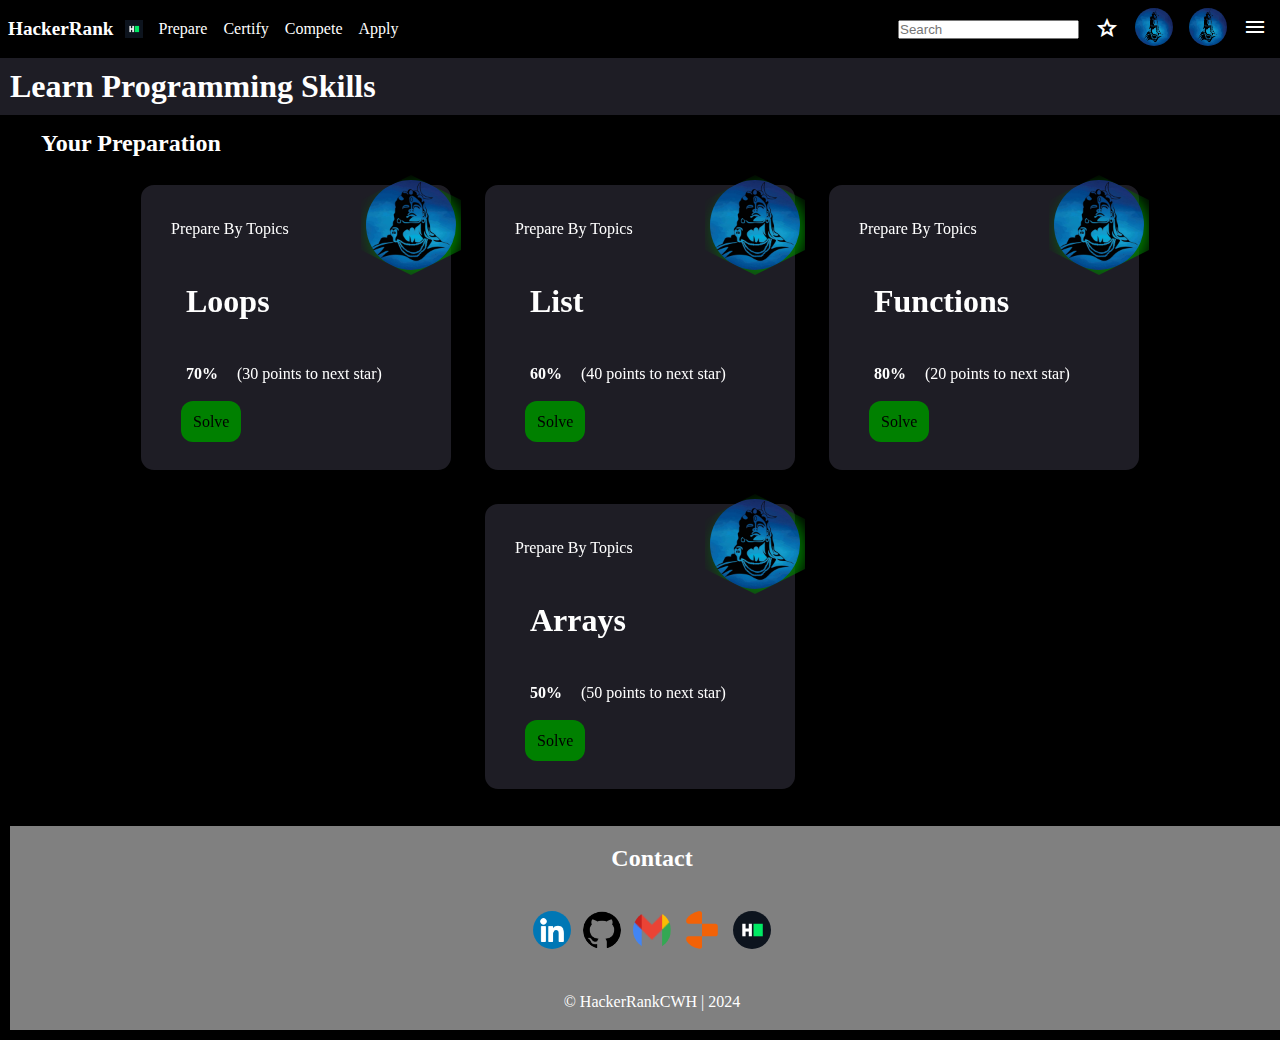
<file: HTMLFiles/Practise.html>
<!DOCTYPE html>
<html lang="en">

<head>
  <!-- Meta tags for character encoding and responsiveness -->
  <meta charset="UTF-8">
  <meta name="viewport" content="width=device-width, initial-scale=1.0">
  <!-- Page title -->
  <title>HackerRank/C</title>
  <!-- Link to external stylesheet -->
  <link rel="stylesheet" href="../style.css" type="text/css">
  <!--Link to google font Icons-->
  <link rel="stylesheet" href="https://fonts.googleapis.com/css2?family=Material+Symbols+Outlined:opsz,wght,FILL,GRAD@24,400,0,0&icon_names=menu" />
  <link href="https://fonts.googleapis.com/css2?family=Material+Symbols+Outlined" rel="stylesheet">

</head>

<body>
  <div id="mainweb">
    <!-- Header Section -->
    <div class="header">
      <!-- Exapandable Right menu section with close button -->
      <div class="rightMenu" id="rightMenu">
        <div class="rightMenuHeader">
          <h2>Menu</h2>
          <img id ="imglogo" src="../ZHackerankImage/HackerRank_Icon-1000px(1).png">
          <button id="close" style="display:none">X</button>
        </div>
        <ul>
          <li><a href="contact.html" target="">Profile</a></li>
          <li><a href="contact.html">Settings</a></li>
          <li><a href="contact.html">Help</a></li>
          <li><a href="contact.html">Log Out</a></li>
          <li><a href="contact.html"><b>Contact</b></a></li>
          <li><a href="HackingTerm.html">Hacking Terminal</a></li>
        </ul>
      </div>

      <!-- Navigation bar -->
      <nav class="nav">
        <ul class="navleft">
          <!-- Left side of the nav bar -->
          <li id="HRlogo"><b>HackerRank</b></li>
          <li><img id ="imglogo" src="../ZHackerankImage/HackerRank_Icon-1000px(1).png" width="15px" height="15px"></li><!-- Logo -->
          <li><a href="contact.html">Prepare</a></li>
          <li><a href="contact.html">Certify</a></li>
          <li><a href="contact.html">Compete</a></li>
          <li><a href="contact.html">Apply</a></li>

        </ul>

        <ul class="navright">
          <!-- Right side of the nav bar -->
          <li><input type="search" id="search" name="search" class="search" placeholder="Search"></li> <!-- Search bar -->
          <li>
            <span class="material-symbols-outlined">
            grade
            </span>

          </li> <!-- Message icon -->
          <li><img class="img" src="wallpaperflare.com_wallpaper.jpg" alt="Notify"></li> <!-- Notification icon -->
          <li>
            <img class="img" src="wallpaperflare.com_wallpaper.jpg" alt="Dot">
          </li>
          <li>
            <span id="menuDesk" class="material-symbols-outlined">menu</span>

          </li> <!-- Dot icon -->
        </ul>
      </nav>

      <!-- Mobile version of menu -->
      <span>
        <ul id="menu2">
          <li id="HRlogo">
            <b>HackerRank</b></li> <!-- Logo in mobile -->
          <li><img id ="imglogo" src="../ZHackerankImage/HackerRank_Icon-1000px(1).png" width="15px" height="15px"></li>
          <li><input type="text" id="search2" name="search" class="search" placeholder="Search"></li> <!-- Mobile search bar -->
          <li class="menumob"><img class="img menumob"  src="wallpaperflare.com_wallpaper.jpg" alt="Dot"></li>
          <li id="menumob" class="menumob">
            <span class="material-symbols-outlined">
            arrow_drop_down
            </span>

          </li> <!-- Dot icon for mobile -->
        </ul>
      </span>
    </div>

    <!-- Main content section -->
    <div class="mainContent" >
      <div class="main">
        <main>
          <h1>Learn Programming Skills</h1> <!-- Headline -->
        </main>
      </div>

      <div class="heading">
        <h2>Your Preparation</h2> <!-- Subheading -->
      </div>
      <!-- Boxes section displaying C topics and preparation progress -->
      <div class="boxSection">
        <!-- Topic 1: Loops in C -->
        <div class="box C">
          <div>Prepare By Topics<span><img class="img" src="wallpaperflare.com_wallpaper.jpg" alt="Loops"></span></div>
          <div><h1>Loops</h1></div>
          <div><b>70%</b> (30 points to next star)</div> <!-- Progress information -->
          <div><a href="RandomJokesGen.html" target="_blank">Solve</a></div> <!-- Link to preparation content -->

        </div>

        <!-- Topic 2: Pointers in C -->
        <div class="box C">
          <div>Prepare By Topics<span><img class="img" src="wallpaperflare.com_wallpaper.jpg" alt="Pointers"></span></div>
          <div><h1>List</h1></div>
          <div><b>60%</b> (40 points to next star)</div> <!-- Progress information -->
          <div><a href="RandomJokesGen.html" target="_blank">Solve</a></div> <!-- Link to preparation content -->

        </div>

        <!-- Topic 3: Functions in C -->
        <div class="box C">
          <div>Prepare By Topics<span><img class="img" src="wallpaperflare.com_wallpaper.jpg" alt="Functions"></span></div>
          <div><h1>Functions</h1></div>
          <div><b>80%</b> (20 points to next star)</div> <!-- Progress information -->
          <div><a href="RandomJokesGen.html" target="_blank">Solve</a></div> <!-- Link to preparation content -->

        </div>

        <!-- Topic 4: Arrays in C -->
        <div class="box C">
          <div>Prepare By Topics<span><img class="img" src="wallpaperflare.com_wallpaper.jpg" alt="Arrays"></span></div>
          <div><h1>Arrays</h1></div>
          <div><b>50%</b> (50 points to next star)</div> <!-- Progress information -->
          <div><a href="RandomJokesGen.html" target="_blank">Solve</a></div> <!-- Link to preparation content -->

        </div>
      </div>
      </div>

          <!-- External JavaScript file -->
          <script src="../script.js"></script>

          <!-- Footer section -->
          <footer>
            <div class="contactfoot"><h2>Contact</h2>
            </div>

            <div id="footBox">

              <a href="https://www.linkedin.com/in/vasu-raghuvanshi?utm_source=share&utm_campaign=share_via&utm_content=profile&utm_medium=android_app" target="_blank"><img class="img" src="../ZHackerankImage/3536505.png" alt="Linkdin" height="40px" width="35px"></a>
              <a href="https://github.com/Vasu-Raghuvanshi" target="_blank"><img class="img" src="../ZHackerankImage/2111432.png" alt="Github" height="40px" width="35px"></a>
              <a href="mailto:vasuraghuvanshi001@gmail.com"><img class="img" src="../ZHackerankImage/Gmail_Logo_32px.png" alt="Gmail" height="40px" width="35px"></a>

              <a href="https://replit.com/@vasu-raghuvanshi" target="_blank"><img class="img" src="../ZHackerankImage/replit-icon-seeklogo.svg" alt="Replit" height="40px" width="35px"></a>
              <a href="https://www.hackerrank.com/profile/vasu_raghuvanshi" target="_blank"><img class="img" src="../ZHackerankImage/HackerRank_Icon-1000px(1).png" alt="HackerRank" height="40px" width="35px"></a>
            </div>
            <div class="contactfoot">
              &copy; HackerRankCWH | 2024

            </div>
          </footer>


</body>

</html>
</file>
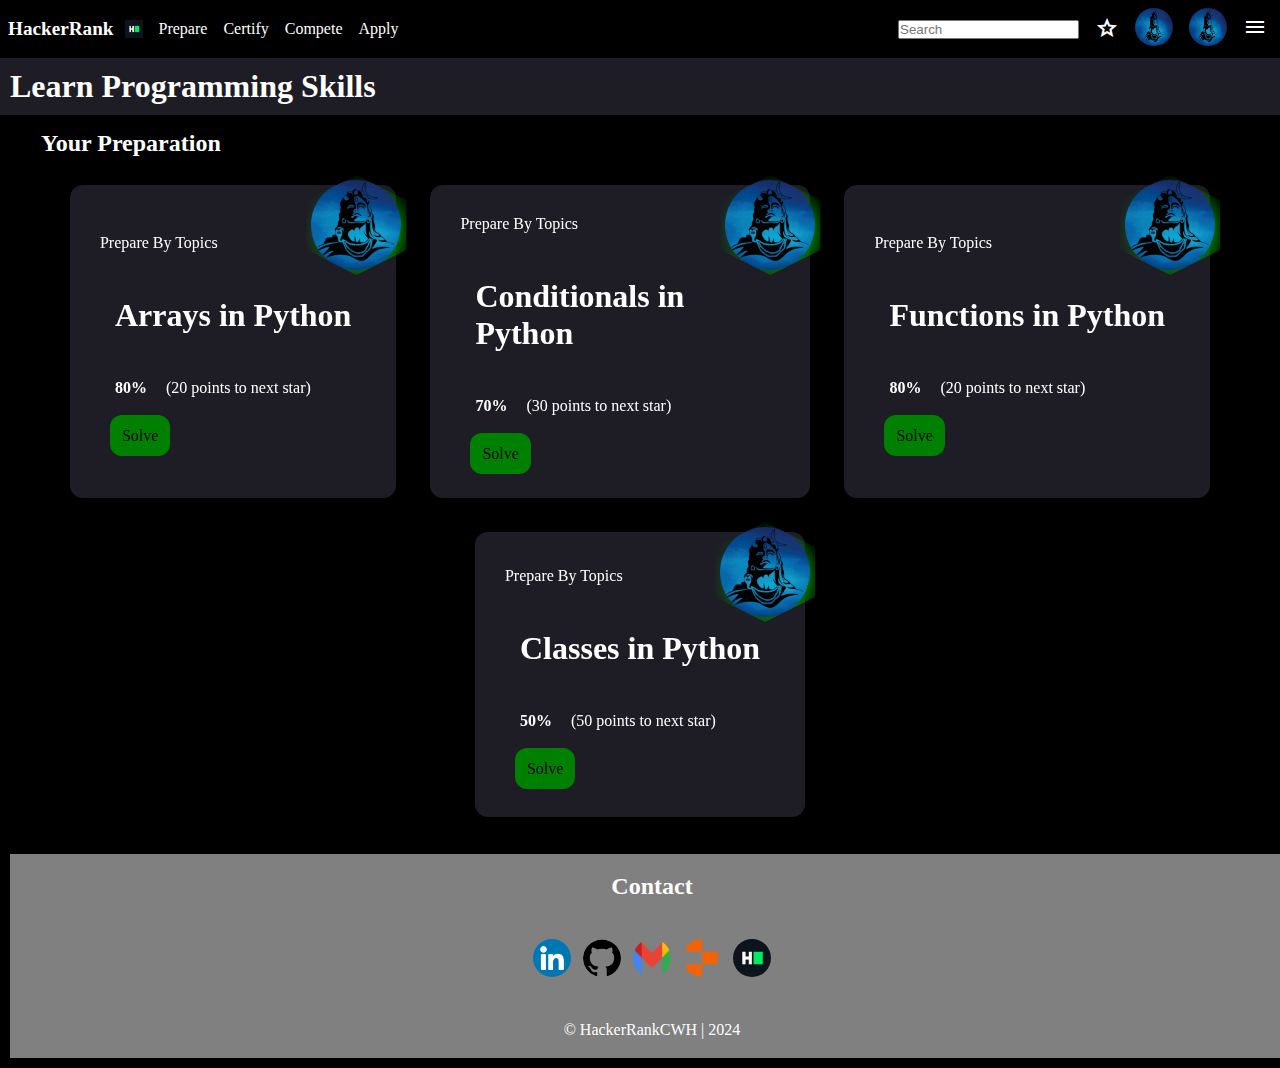
<file: HTMLFiles/PyPrep.html>
<!DOCTYPE html>
<html lang="en">

<head>
  <!-- Meta tags for character encoding and responsiveness -->
  <meta charset="UTF-8">
  <meta name="viewport" content="width=device-width, initial-scale=1.0">
  <!-- Page title -->
  <title>HackerRank/Python</title>
  <!-- Link to external stylesheet -->
  <link rel="stylesheet" href="../style.css" type="text/css">
  <!--Link to google font Icons-->
  <link rel="stylesheet" href="https://fonts.googleapis.com/css2?family=Material+Symbols+Outlined:opsz,wght,FILL,GRAD@24,400,0,0&icon_names=menu" />
  <link href="https://fonts.googleapis.com/css2?family=Material+Symbols+Outlined" rel="stylesheet">

</head>

<body>
  <div id="mainweb">
    <!-- Header Section -->
    <div class="header">
      <!-- Exapandable Right menu section with close button -->
      <div class="rightMenu" id="rightMenu">
        <div class="rightMenuHeader">
          <h2>Menu</h2>
          <img id ="imglogo" src="../ZHackerankImage/HackerRank_Icon-1000px(1).png">
          <button id="close" style="display:none">X</button>
        </div>
        <ul>
          <li><a href="contact.html" target="">Profile</a></li>
          <li><a href="contact.html">Settings</a></li>
          <li><a href="contact.html">Help</a></li>
          <li><a href="contact.html">Log Out</a></li>
          <li><a href="contact.html"><b>Contact</b></a></li>
          <li><a href="HackingTerm.html">Hacking Terminal</a></li>
        </ul>
      </div>

      <!-- Navigation bar -->
      <nav class="nav">
        <ul class="navleft">
          <!-- Left side of the nav bar -->
          <li id="HRlogo"><b>HackerRank</b></li>
          <li><img id ="imglogo" src="../ZHackerankImage/HackerRank_Icon-1000px(1).png" width="15px" height="15px"></li><!-- Logo -->
          <li><a href="contact.html">Prepare</a></li>
          <li><a href="contact.html">Certify</a></li>
          <li><a href="contact.html">Compete</a></li>
          <li><a href="contact.html">Apply</a></li>

        </ul>

        <ul class="navright">
          <!-- Right side of the nav bar -->
          <li><input type="search" id="search" name="search" class="search" placeholder="Search"></li> <!-- Search bar -->
          <li>
            <span class="material-symbols-outlined">
            grade
            </span>

          </li> <!-- Message icon -->
          <li><img class="img" src="wallpaperflare.com_wallpaper.jpg" alt="Notify"></li> <!-- Notification icon -->
          <li>
            <img class="img" src="wallpaperflare.com_wallpaper.jpg" alt="Dot">
          </li>
          <li>
            <span id="menuDesk" class="material-symbols-outlined">menu</span>

          </li> <!-- Dot icon -->
        </ul>
      </nav>

      <!-- Mobile version of menu -->
      <span>
        <ul id="menu2">
          <li id="HRlogo">
            <b>HackerRank</b></li> <!-- Logo in mobile -->
          <li><img id ="imglogo" src="../ZHackerankImage/HackerRank_Icon-1000px(1).png" width="15px" height="15px"></li>
          <li><input type="text" id="search2" name="search" class="search" placeholder="Search"></li> <!-- Mobile search bar -->
          <li class="menumob"><img class="img menumob"  src="wallpaperflare.com_wallpaper.jpg" alt="Dot"></li>
          <li id="menumob" class="menumob">
            <span class="material-symbols-outlined">
            arrow_drop_down
            </span>

          </li> <!-- Dot icon for mobile -->
        </ul>
      </span>
    </div>

    <!-- Main content section -->
    <div class="mainContent" >
      <div class="main">
        <main>
          <h1>Learn Programming Skills</h1> <!-- Headline -->
        </main>
      </div>

      <div class="heading">
        <h2>Your Preparation</h2> <!-- Subheading -->
      </div>
      <!-- Boxes section displaying C topics and preparation progress -->
      <div class="boxSection">
        <!-- Topic 1: Loops in C -->
        <div class="box C">
          <div>Prepare By Topics<span><img class="img" src="wallpaperflare.com_wallpaper.jpg" alt="Arrays"></span></div>
          <div><h1>Arrays in Python</h1></div>
          <div><b>80%</b> (20 points to next star)</div> <!-- Progress information -->
          <div><a href="RandomJokesGen.html" target="_blank">Solve</a></div> <!-- Link to preparation content -->

        </div>

        <!-- Topic 2: Pointers in C -->
        <div class="box C">
          <div>Prepare By Topics<span><img class="img" src="wallpaperflare.com_wallpaper.jpg" alt="Conditionals"></span></div>
          <div><h1>Conditionals in Python</h1></div>
          <div><b>70%</b> (30 points to next star)</div> <!-- Progress information -->
          <div><a href="RandomJokesGen.html" target="_blank">Solve</a></div> <!-- Link to preparation content -->

        </div>

        <!-- Topic 3: Functions in C -->
        <div class="box C">
          <div>Prepare By Topics<span><img class="img" src="wallpaperflare.com_wallpaper.jpg" alt="Functions"></span></div>
          <div><h1>Functions in Python</h1></div>
          <div><b>80%</b> (20 points to next star)</div> <!-- Progress information -->
          <div><a href="RandomJokesGen.html" target="_blank">Solve</a></div> <!-- Link to preparation content -->

        </div>

        <!-- Topic 4: Arrays in C -->
        <div class="box C">
          <div>Prepare By Topics<span><img class="img" src="wallpaperflare.com_wallpaper.jpg" alt="Classes"></span></div>
          <div><h1>Classes in Python</h1></div>
          <div><b>50%</b> (50 points to next star)</div> <!-- Progress information -->
          <div><a href="RandomJokesGen.html" target="_blank">Solve</a></div> <!-- Link to preparation content -->

        </div>
      </div>
      </div>

          <!-- External JavaScript file -->
          <script src="../script.js"></script>

          <!-- Footer section -->
          <footer>
            <div class="contactfoot"><h2>Contact</h2>
            </div>

            <div id="footBox">

              <a href="https://www.linkedin.com/in/vasu-raghuvanshi?utm_source=share&utm_campaign=share_via&utm_content=profile&utm_medium=android_app" target="_blank"><img class="img" src="../ZHackerankImage/3536505.png" alt="Linkdin" height="40px" width="35px"></a>
              <a href="https://github.com/Vasu-Raghuvanshi" target="_blank"><img class="img" src="../ZHackerankImage/2111432.png" alt="Github" height="40px" width="35px"></a>
              <a href="mailto:vasuraghuvanshi001@gmail.com"><img class="img" src="../ZHackerankImage/Gmail_Logo_32px.png" alt="Gmail" height="40px" width="35px"></a>

              <a href="https://replit.com/@vasu-raghuvanshi" target="_blank"><img class="img" src="../ZHackerankImage/replit-icon-seeklogo.svg" alt="Replit" height="40px" width="35px"></a>
              <a href="https://www.hackerrank.com/profile/vasu_raghuvanshi" target="_blank"><img class="img" src="../ZHackerankImage/HackerRank_Icon-1000px(1).png" alt="HackerRank" height="40px" width="35px"></a>
            </div>
            <div class="contactfoot">
              &copy; HackerRankCWH | 2024

            </div>
          </footer>


</body>

</html>
</file>
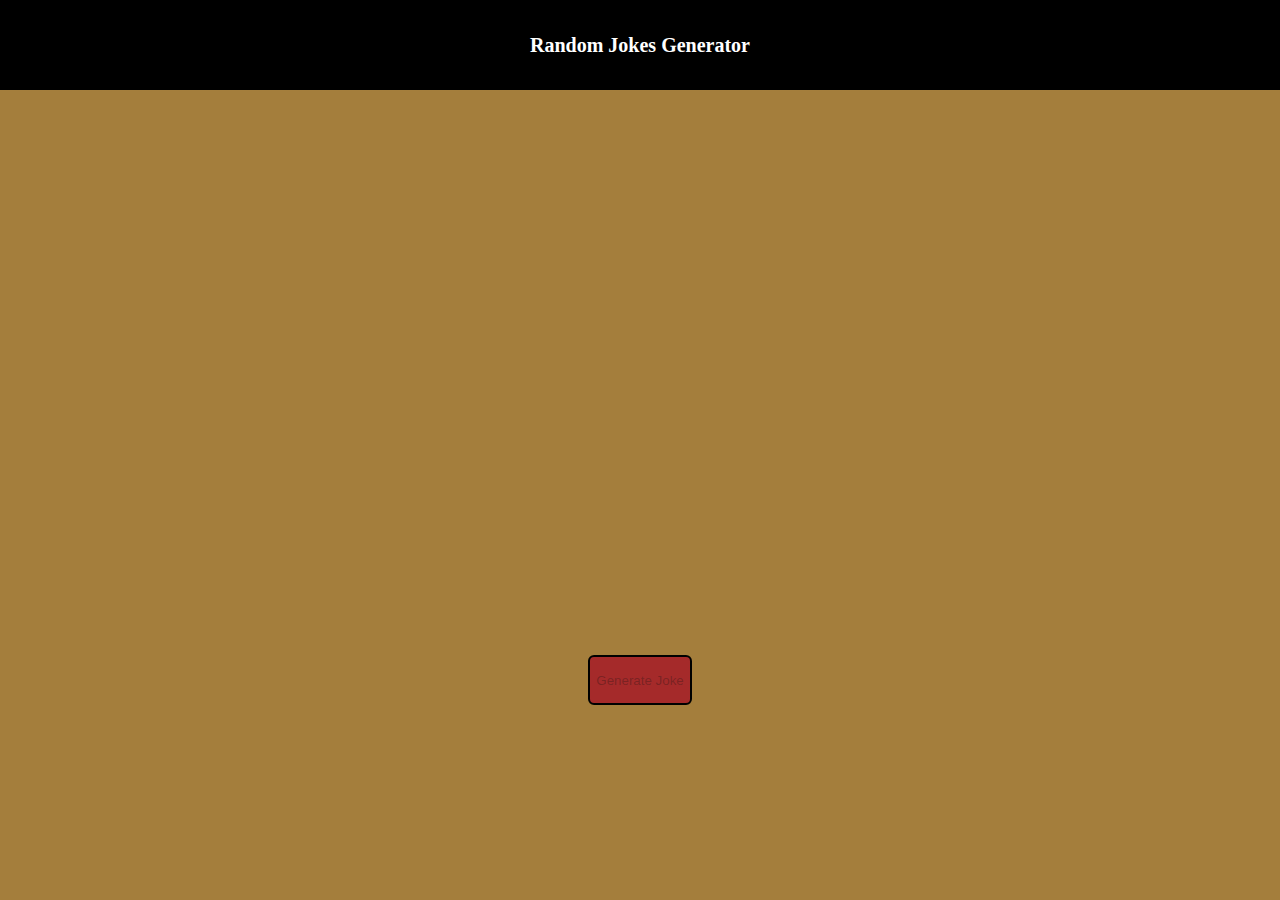
<file: HTMLFiles/RandomJokesGen.html>
<!--Random Jokes Exercise-->

<!DOCTYPE html>
<html lang="en">
<head>
  <meta charset="UTF-8">
  <meta name="viewport" content="width=device-width, initial-scale=1.0">
  <title>HackerRank-Random Jokes Generator</title>
  <style>
    /*CSS*/
    :root {
        --bg-color: #a47e3c; /* Default light mode background color */
        --text-color: black; /* Default light mode text color */
    }

    @media (prefers-color-scheme: dark) {
        :root {
            --bg-color: #a47e3c; /* Dark mode background color */
            --text-color: white; /* Dark mode text color */
        }
    }

    /* Apply the variables to your page */
    body {
        margin:0px;
        background-color: var(--bg-color);
        color: var(--text-color);
    }

    /* Animation for the joke */
    #joke {

      transition: transform 0.2s ease-in-out; /* Smooth transition */
    }

    #joke, #heading {
      position: relative; 
      top:0px;
      left:0px;
      height:60vh;
      width:100vw;
      font-size:20px;
      font-weight:bold;
      text-align:center;
      display:flex;
      justify-content:center;
      align-items:center;
      background-color: var(--bg-color);
    }

    #heading {
      height:10vh;
      background-color:black;
      color:white;
    }

    #btndiv {
      width:100vw;
      height:50px;
      position:relative;
      top:25px;
      display:flex;
      justify-content:center;
    }

    #btn {
      background-color:brown;
      border:2px solid black;
      border-radius:6px;
      cursor: not-allowed; /* Indicate the button is disabled */
    }

    #btn.enabled {
      cursor: pointer; /* Change cursor when enabled */
    }

    #btn:hover {
      background-color:darkred;
      outline:2px solid yellow;
    }

  </style>
</head>
<body>

  <div id="heading">
    Random Jokes Generator
  </div>
  <div id="joke">

  </div>
  <div id="btndiv">
    <button id="btn" disabled>Generate Joke</button> <!-- Initially disabled -->
  </div>

  <script>
    let jokelist = [];

    // Function to fetch joke and add to list
    async function getJokes() {      
      const response = await fetch("https://v2.jokeapi.dev/joke/Any"); // Fetch a random joke
      const joke = await response.json();

      // Check if the joke is a single joke or a two-part joke
      if (joke.type === "single") {
        jokelist.push({ joke: joke.joke }); // Push single joke
      } else {
        jokelist.push({ joke: `${joke.setup} ... ${joke.delivery}` }); // Push two-part joke
      }
    }

    // Function to generate random joke
    function printJokes(jokes) {
      let btn = document.getElementById("btn");
      btn.addEventListener("touchstart", () => {
        displayJoke(jokes);
      });

      btn.addEventListener("click", () => {
        displayJoke(jokes);
      });
    }

    // Function to display joke and reset animation
    function displayJoke(jokes) {
      let r = Math.floor((Math.random()) * jokes.length);
      let jokeDiv = document.getElementById("joke");
      jokeDiv.innerHTML = jokes[r].joke;

      // Reset animation
      jokeDiv.style.transform = 'scaleX(0)'; // Immediately hide joke
      setTimeout(() => {
        jokeDiv.style.transform = 'scaleX(1)'; // Show it after a slight delay
      }, 300); // Slight delay to trigger the animation again
    }

    // IIFE function 
    (async function main() {
      await getJokes();
      printJokes(jokelist);

      // Enable the button after the first joke is loaded
      document.getElementById("btn").disabled = false; // Enable the button
      document.getElementById("btn").classList.add("enabled"); // Add enabled class for cursor change

      let i = 0;
      while(i < 9) { // Fetch additional jokes
        i++;
        await getJokes();
      }     
    })()

  </script>

</body>
</html>
</file>
<file: style.css>
/* Global Styles */

* {
  margin: 0px;
  padding: 0px;
}

a{
  text-decoration:none;
  color:white;
}
#mainweb{
  display:block;
}
#pythonPrep{
  display:block;
}
/* Style for images */
.img {
  /* Global Image Sizing */
  border-radius:50%;
  width: 38px;
  height: 38px;
  filter: invert(0); /* No inversion applied to the images */
}
#HRlogo{
  margin:0px;
  font-size:1.2rem;
}
#imglogo{
  display:inline-block;
  width:18px;
  height:18px;
  margin-top:3px;
  filter:invert(0);
}

/* Body background color */
body {
  background-color: #000000; /* Set background color to black */
}

/* Navigation bar styling */
nav {
  position: sticky; /* Keeps the nav bar fixed at the top on scroll */
  top: 0px;
  min-width: 300px;
  background-color: black; /* Nav bar background color */
  display: flex;
  align-items: center;
  justify-content: space-between; /* Space between left and right nav elements */
}

#menu2 {
  display: none; /* Hidden by default for desktop view */
}

/* Navigation left and right sections */
.navleft, .navright {
  margin: 0px 5px;
  list-style: none;
  display: flex;
  align-items: center; /* Aligns nav items to the center */
}

.navleft li, .navright li {
  cursor: pointer; /* Adds pointer cursor for nav items */
  color: white; /* White text color */
  margin: 5px;
  padding: 3px;

}

nav li:active{
  text-decoration: underline;
  text-decoration-color:green;
  text-decoration-thickness:4px;
  text-underline-offset: 10px;
  font-weight: bold;

}

/* Right Menu Styling */
.rightMenu {
  display: none;
  position: fixed;
  right: 0;
  top: 0;
  height: 44vh;
  width: 40vw;
  border-radius:9px;
  background-color: #222;
  color: #fff;
  box-shadow: -5px 0 15px rgba(0, 0, 0, 0.5);
  z-index: 1001;
  padding: 20px;
}

@media only screen and (min-width:720px){
  .rightMenu{
    height:350px;
    width: 30vw;
  }
}
.rightMenuHeader {
  display: flex;
  justify-content: space-between;
  align-items: center;
}

.rightMenuHeader button {
  background: none;
  border: none;
  color: white;
  font-size: 18px;
  cursor: pointer;
}
.rightMenu ul {
  list-style: none;
  margin-top: 20px;
}

.rightMenu ul li {
  margin: 15px 0;
}

.rightMenu ul li a {
  color: #fff;
  text-decoration: none;
  font-size: 16px;
}
.rightMenu ul li a:hover {
  text-decoration: underline;
}

#close{
  position:absolute;
  top:25px;
  right:10px;
}

/* Main Section */
.main {
  display: flex;
  align-items: center; /* Vertically centers content */
  min-width: 50px;
  color: white; /* White text color */
  background-color: #1e1d25; /* Dark background for main section */
}

/* Universal margin for elements inside the main */
main * {
  margin: 10px;
}

/* Heading Styling */
.heading {
  display: flex;
  align-items: bottom; /* Aligns items to the bottom */
  margin: 10px 6px 6px 36px;
  padding: 5px;
  color: white; /* White text color */
}

/* Box Section - Flex layout for multiple boxes */

/* Box Section - Flex layout for multiple boxes */
.boxSection {
  display: flex;
  flex-flow: row wrap;
  justify-content: center;
  align-content: center;
}

/* Individual Box Styling */
.box {
  position:relative;
  padding: 15px 15px 20px 15px;
  color: white;
  background-color: #1e1d25;
  margin: 15px;
  border-radius: 15px;
  min-height: 250px; /* Adjusted height for larger content */
  min-width: 280px; /* Increased width of the boxes */
  max-width: 350px; /* Set maximum width for responsive scaling */
  display: flex;
  flex-direction: column;
  justify-content: center;
  align-items: left;
  border: 2px solid black;
  box-shadow: 0 4px 10px rgba(0, 0, 0, 0.5); /* Added shadow for better contrast */
  transition: transform 0.3s ease; /* Added transition for hover effect */
}

/* Box hover effect */
.box:hover {
  transform: scale(1.05); /* Slightly enlarges the box on hover */
}
/* Box element margins and padding */
.box * {
  margin: 10px;
  padding: 5px;
}



/* Links inside the box */
.box a {
  color: black; /* Text color for the link */
  border: 2px solid transparent; /* Transparent border */
  background-color: green; /* Green background for the link */
  text-decoration: none; /* Removes underline from the link */
  padding: 10px; /* Padding inside the link */
  border-radius: 12px; /* Rounded corners for the link */
}

/* Box image styling */
.box .img {
  position: absolute;
  top:-20px;
  right:-20px;
  border-radius:50%;
  filter: drop-shadow(6px 6px 9px green); /* Adds green shadow */
  /*Hexa Image*/
  width: 90px; /* Adjust the width as needed */
  height: 90px; /* Adjust the height as needed */
  clip-path: polygon(50% 0%, 100% 25%, 100% 75%, 50% 100%, 0% 75%, 0% 25%); /* Hexagon shape */
  object-fit: cover; /* Ensure the image fits within the hexagon */

}



/* Responsive Design for Mobile Devices */
@media only screen and (max-width: 720px) {
  /* Hide navigation items on small screens */
  nav ul li {
    display: none;
  }

  /* Show mobile version of the menu */
  #menu2 {
    display: flex;
    justify-content: space-between; /* Space items inside mobile menu */
    align-items: center;
    color: white; /* White text color */
    margin: 5px;
    padding: 3px;
    list-style: none;
  }

  /* Mobile search bar styling */
  #search2 {
    margin: 0 0 0 10px;
    width: 150px;
    height: 30px;
  }
  .search{
    background-color:black;
    color:#ffffff;
    margin:2px;
    padding:2px;
    border-radius:7px;

  }
  .search:hover{
    border: 2px solid white;
  }
  .search::placeholder{
    color:#858585;
  }

  /* Grid layout for boxes in mobile view */
  .boxsection {
    display: grid;
    grid-template-rows: repeat(5, 200px);
    grid-template-columns: repeat(1, 280px);
  }
}
/* Footer Styling */
footer {
  position:relative;
  bottom:0px;
  border:2px solid transparent;
  background-color:gray;
  width:100vw;
  min-height:200px;
  display:flex;
  justify-content:center;
  align-items:center;
  flex-wrap:wrap;
  color: white; /* White text color */
  margin: 20px 10px 10px 10px;
}

#footBox{
  display:flex;
  justify-content:center;
  align-items:center;
  flex-wrap:wrap;
}
#footBox a{
  margin:6px;
  text-decoration:none;
}

.contactfoot{
  display:block;
  width:100%;
  text-align:center;
}

/* 
  flex-wrap: wrap; – This allows the flex items to wrap onto multiple lines 
  if there isn't enough space in a single row. When there is insufficient 
  horizontal space, the items will move to the next line.
*/
</file>
